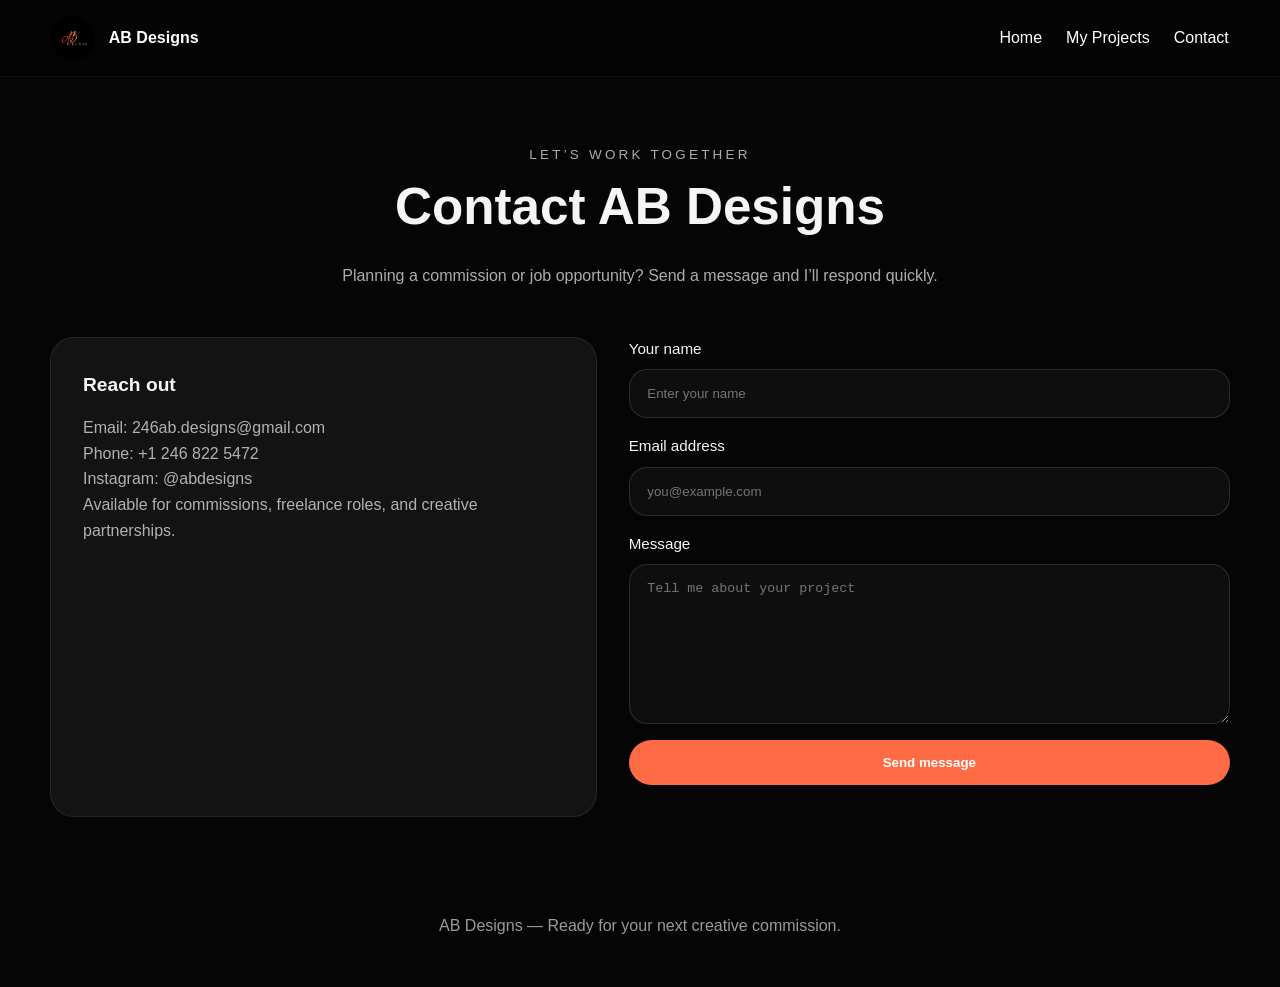
<file: Portfolio Website/contact.html>
<!DOCTYPE html>
<html lang="en">

<head>
    <meta charset="UTF-8">
    <meta name="viewport" content="width=device-width, initial-scale=1.0">
    <link rel="stylesheet" href="style.css">
    <title>Contact | AB Designs</title>
</head>

<body>
    <nav class="navbar">
        <div class="menu">
            <a href="index.html" class="brand">
                <img src="assets/logos/AB Designs Reimagined Main.png" alt="AB Designs logo" class="logo-img">
                <span>AB Designs</span>
            </a>
            <ul class="nav-links">
                <li><a href="index.html">Home</a></li>
                <li><a href="projects.html">My Projects</a></li>
                <li><a href="contact.html">Contact</a></li>
            </ul>
        </div>
    </nav>

    <main class="page-content page-page">
        <section class="page-header">
            <p class="eyebrow">Let’s work together</p>
            <h1>Contact AB Designs</h1>
            <p>Planning a commission or job opportunity? Send a message and I’ll respond quickly.</p>
        </section>

        <section class="contact-grid">
            <div class="contact-details">
                <h2>Reach out</h2>
                <p>Email: <a href="mailto:246ab.designs@gmail.com">246ab.designs@gmail.com</a></p>
                <p>Phone: <a href="tel:+12468225472">+1 246 822 5472</a></p>
                <p>Instagram: <a href="https://www.instagram.com/ab_designs_246/" target="_blank" rel="noopener noreferrer">@abdesigns</a></p>
                <p>Available for commissions, freelance roles, and creative partnerships.</p>
            </div>

            <form id="contactForm" class="contact-form" action="#" method="post">
                <label>
                    Your name
                    <input type="text" name="name" placeholder="Enter your name" required>
                </label>
                <label>
                    Email address
                    <input type="email" name="email" placeholder="you@example.com" required>
                </label>
                <label>
                    Message
                    <textarea name="message" rows="6" placeholder="Tell me about your project" required></textarea>
                </label>
                <button type="submit" class="button button-primary">Send message</button>
                <p id="contactStatus" class="contact-status"></p>
            </form>
        </section>
    </main>

    <script src="script.js"></script>

    <footer class="footer">
        <p>AB Designs — Ready for your next creative commission.</p>
    </footer>
</body>

</html>
</file>
<file: Portfolio Website/style.css>
* {
    margin: 0;
    padding: 0;
    box-sizing: border-box;
}

:root {
    --bg: #050505;
    --surface: rgba(255, 255, 255, 0.06);
    --border: rgba(255, 255, 255, 0.08);
    --primary: #ff6b45;
    --text: #f5f5f5;
    --muted: rgba(245, 245, 245, 0.7);
}

html {
    scroll-behavior: smooth;
}

body {
    font-family: 'Inter', Arial, sans-serif;
    background: var(--bg);
    color: var(--text);
    min-height: 100vh;
    line-height: 1.6;
}

img {
    display: block;
    max-width: 100%;
}

a {
    color: inherit;
    text-decoration: none;
}

button,
.button {
    appearance: none;
    border: none;
    cursor: pointer;
    display: inline-flex;
    align-items: center;
    justify-content: center;
    border-radius: 999px;
    padding: 0.95rem 1.8rem;
    font-weight: 600;
    transition: transform 0.2s ease, background 0.2s ease, border-color 0.2s ease;
}

.button-primary {
    background: var(--primary);
    color: #ffffff;
}

.button-secondary {
    background: transparent;
    border: 1px solid rgba(255, 255, 255, 0.16);
    color: #ffffff;
}

.button-primary:hover,
.button-secondary:hover {
    transform: translateY(-2px);
}

.button-secondary:hover {
    background: rgba(255, 255, 255, 0.08);
}

.navbar {
    position: fixed;
    top: 0;
    left: 0;
    width: 100%;
    padding: 1rem 4%;
    background: rgba(5, 5, 5, 0.9);
    border-bottom: 1px solid rgba(255, 255, 255, 0.05);
    backdrop-filter: blur(12px);
    z-index: 999;
}

.menu {
    max-width: 1180px;
    margin: 0 auto;
    display: flex;
    align-items: center;
    justify-content: space-between;
    gap: 1rem;
}

.brand {
    display: inline-flex;
    align-items: center;
    gap: 0.85rem;
    font-size: 1rem;
    font-weight: 700;
}

.brand span {
    color: #ffffff;
}

.logo-img {
    width: 44px;
    height: 44px;
    border-radius: 50%;
    object-fit: cover;
}

.nav-links {
    display: flex;
    flex-wrap: wrap;
    gap: 1.5rem;
    list-style: none;
}

.nav-links a {
    color: #ffffff;
    font-weight: 500;
}

.nav-links a:hover {
    color: var(--primary);
}

.page-content {
    width: min(1180px, calc(100% - 3rem));
    margin: 0 auto;
    padding: 7rem 0 4rem;
}

.page-page {
    padding-top: 6rem;
}

.hero {
    display: grid;
    grid-template-columns: 1.1fr 0.9fr;
    gap: 3rem;
    align-items: center;
    padding: 3rem 0;
}

.eyebrow {
    margin-bottom: 1rem;
    font-size: 0.84rem;
    letter-spacing: 0.24em;
    text-transform: uppercase;
    color: var(--primary);
}

.hero h1 {
    font-size: clamp(2.8rem, 5vw, 4.25rem);
    line-height: 1.05;
    margin-bottom: 1.5rem;
}

.hero p {
    max-width: 560px;
    color: var(--muted);
}

.hero-actions {
    display: flex;
    flex-wrap: wrap;
    gap: 1rem;
    margin-top: 2rem;
}

.hero-image {
    display: flex;
    justify-content: center;
    align-items: center;
}

.hero-image img {
    width: 100%;
    max-width: 520px;
    border-radius: 28px;
    box-shadow: 0 32px 80px rgba(0, 0, 0, 0.35);
}

.section-header {
    margin-bottom: 2rem;
}

.section-header span {
    display: block;
    margin-bottom: 0.85rem;
    color: var(--primary);
    text-transform: uppercase;
    letter-spacing: 0.24em;
    font-size: 0.76rem;
}

.section-header h2 {
    font-size: 2.1rem;
    line-height: 1.1;
}

.about p,
.contact-details p,
.project-card p,
.card p {
    color: var(--muted);
}

.cards,
.projects-grid {
    display: grid;
    gap: 1.5rem;
    grid-template-columns: repeat(auto-fit, minmax(220px, 1fr));
}

.card,
.project-card,
.contact-details {
    background: var(--surface);
    border: 1px solid var(--border);
    border-radius: 24px;
    padding: 2rem;
}

.card h3,
.project-card h3,
.contact-details h2 {
    margin-bottom: 0.9rem;
    font-size: 1.2rem;
}

.project-card img {
    border-radius: 20px;
    margin-bottom: 1.25rem;
}

.case-study {
    display: grid;
    grid-template-columns: 1.2fr 0.8fr;
    gap: 2rem;
    align-items: center;
    margin-bottom: 3rem;
    padding: 2.5rem;
    background: rgba(255, 255, 255, 0.04);
    border: 1px solid rgba(255, 255, 255, 0.08);
    border-radius: 28px;
}

.case-study-content h2 {
    font-size: 2rem;
    margin-bottom: 1rem;
}

.case-study-content p {
    color: var(--muted);
    max-width: 610px;
}

.case-study-image img {
    width: 100%;
    height: auto;
    border-radius: 24px;
    box-shadow: 0 28px 70px rgba(0, 0, 0, 0.25);
    object-fit: cover;
}

.hero-actions {
    display: flex;
    flex-wrap: wrap;
    gap: 1rem;
    margin-top: 1.75rem;
}

.contact-cta {
    margin: 4rem 0;
    padding: 3rem;
    background: var(--surface);
    border: 1px solid var(--border);
    border-radius: 32px;
    text-align: center;
}

.contact-cta h2 {
    font-size: 2rem;
    margin-bottom: 1rem;
}

.contact-cta p {
    color: var(--muted);
    margin-bottom: 1.75rem;
}

.page-header {
    text-align: center;
    padding: 3rem 0;
}

.page-header h1 {
    font-size: clamp(2.4rem, 4vw, 3.4rem);
    margin-bottom: 1rem;
}

.page-header p {
    max-width: 640px;
    margin: 0 auto;
    color: var(--muted);
}

.contact-grid {
    display: grid;
    gap: 2rem;
    grid-template-columns: 1fr 1.1fr;
}

.contact-form {
    display: grid;
    gap: 1rem;
}

.contact-form label {
    display: grid;
    gap: 0.5rem;
    font-size: 0.95rem;
}

.contact-form input,
.contact-form textarea {
    width: 100%;
    background: rgba(255, 255, 255, 0.04);
    border: 1px solid rgba(255, 255, 255, 0.12);
    border-radius: 18px;
    color: #ffffff;
    padding: 1rem 1.1rem;
    outline: none;
}

.contact-form textarea {
    min-height: 160px;
}

.contact-form input:focus,
.contact-form textarea:focus {
    border-color: rgba(255, 107, 69, 0.6);
    box-shadow: 0 0 0 3px rgba(255, 107, 69, 0.12);
}

.contact-status {
    margin-top: 1rem;
    color: #dfe6ff;
    font-size: 0.95rem;
}

.footer {
    text-align: center;
    padding: 2rem 4rem 3rem;
    color: rgba(255, 255, 255, 0.6);
}

@media (max-width: 980px) {
    .hero {
        grid-template-columns: 1fr;
    }

    .page-content {
        width: min(980px, calc(100% - 2rem));
    }

    .case-study {
        grid-template-columns: 1fr;
    }

    .contact-grid {
        grid-template-columns: 1fr;
    }
}

@media (max-width: 680px) {
    .navbar {
        padding: 1rem 1.25rem;
    }

    .menu {
        flex-direction: column;
        align-items: flex-start;
    }

    .nav-links {
        gap: 1rem;
    }

    .hero h1 {
        font-size: 2.6rem;
    }

    .page-content {
        width: calc(100% - 1.5rem);
        padding: 6rem 0 3rem;
    }

    .contact-cta,
    .card,
    .project-card,
    .contact-details {
        border-radius: 20px;
        padding: 1.5rem;
    }
}
</file>
